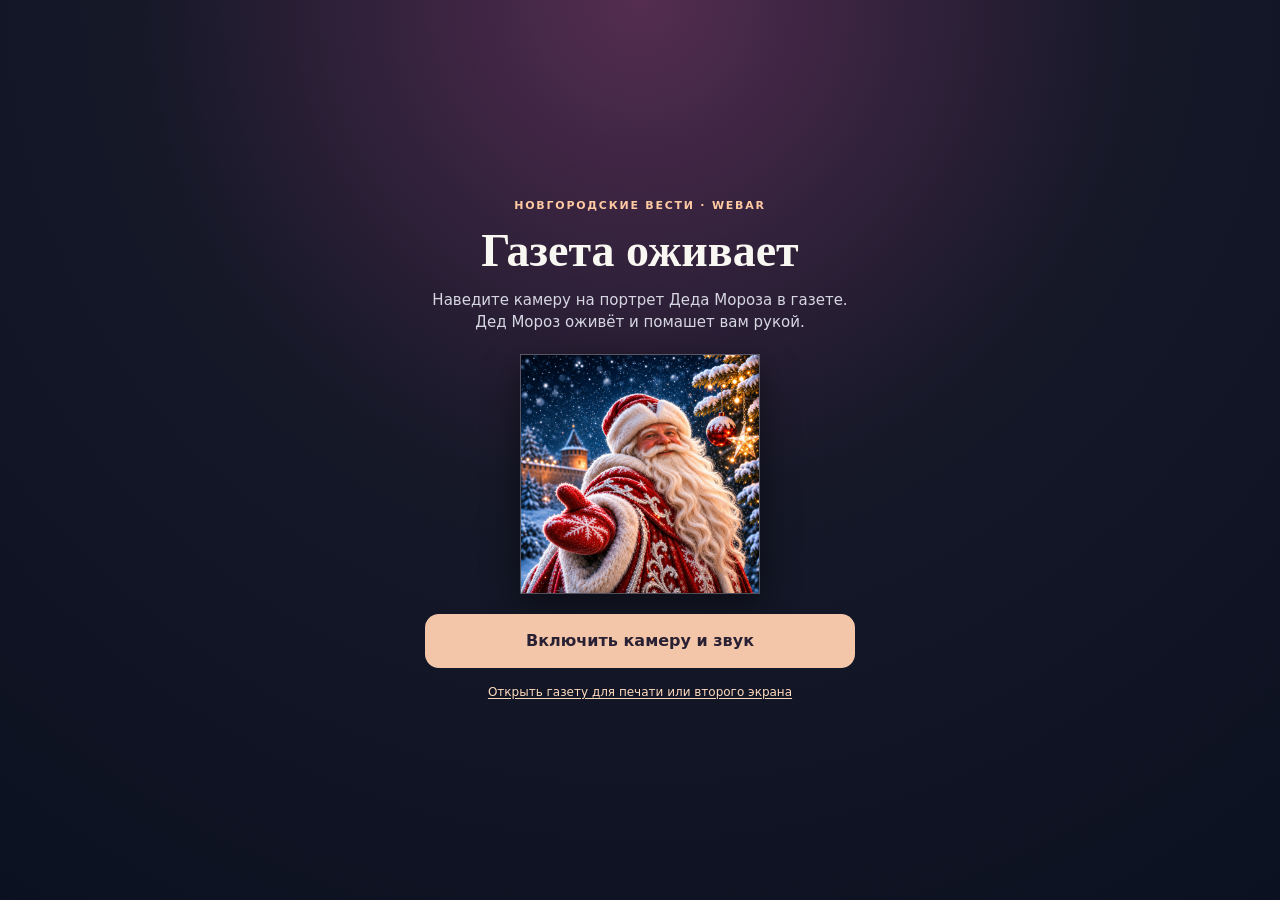
<file: index.html>
<!doctype html>
<html lang="ru">
<head>
  <meta charset="utf-8">
  <meta name="viewport" content="width=device-width, initial-scale=1">
  <meta http-equiv="refresh" content="0; url=./portrait.html">
  <title>Газета оживает — Новгородские Вести</title>
</head>
<body><a href="./portrait.html" target="_top">Открыть «Газета оживает»</a></body>
</html>
</file>
<file: assets/winter-camera-14732513.css>
:root{color-scheme:dark;font-family:system-ui,-apple-system,'Segoe UI',sans-serif;}
*{box-sizing:border-box}html,body{height:100%;margin:0;background:#0b1120;color:#f9f7f1;overscroll-behavior:none}
.intro{position:fixed;z-index:30;inset:0;overflow-y:auto;display:flex;align-items:flex-start;justify-content:center;padding:32px 18px;background:radial-gradient(circle at top,#542d51 0%,#161828 45%,#0b1120 100%)}
.panel{max-width:430px;width:100%;text-align:center;margin:auto}
.eyebrow{text-transform:uppercase;letter-spacing:.16em;font-size:11px;color:#ffcaa2;font-weight:750}
h1{font-family:Georgia,serif;line-height:1.1;font-size:clamp(33px,8vw,46px);margin:14px 0 12px}
p{font-size:15px;line-height:1.5;color:#d7d7e3;margin:0 0 20px}
.cover-preview{display:block;width:min(240px,64vw);max-height:43vh;object-fit:contain;margin:15px auto 20px;border:1px solid #ffffff40;box-shadow:0 12px 35px #0007}
button{font:inherit;font-weight:750;border-radius:14px;border:0;cursor:pointer}
.primary{display:block;width:100%;min-height:54px;padding:12px 20px;background:#f4c6a9;color:#292033}
.primary:disabled{opacity:.6;cursor:wait}.secondary{background:#ffffffdf;color:#141521;padding:11px 14px;font-size:14px}
.note{font-size:12px;color:#b2b1c4;margin:15px 0 0}.error{font-size:13px;color:#ffc0bd;margin-top:12px;min-height:1em}
.hud{position:fixed;inset:0;z-index:20;pointer-events:none;display:grid;grid-template-columns:minmax(0,1fr) auto;gap:8px;align-content:start;align-items:start;padding:max(12px,env(safe-area-inset-top)) 12px}
[hidden]{display:none!important}
.status{justify-self:start;border:1px solid #ffffff44;background:#111827c9;backdrop-filter:blur(9px);border-radius:999px;padding:10px 14px;font-size:13px}
.secondary{pointer-events:auto}
.hint{position:absolute;bottom:max(18px,calc(env(safe-area-inset-bottom) + 14px));left:18px;right:18px;pointer-events:none;text-align:center;text-shadow:0 1px 5px #000;background:#111827bb;border-radius:12px;padding:10px 12px;font-size:13px}
#cameraStage{position:fixed;inset:0;overflow:hidden;background:#0b1120}
#camera{display:block;width:100%;height:100%;object-fit:cover}
#portraitPlane{position:absolute;left:0;top:0;transform-origin:0 0;overflow:hidden;pointer-events:none;opacity:0}
#portraitPlane.playing{opacity:1}
#portraitPlane video{display:block;width:512px;height:512px;object-fit:fill}
.hint p{margin:0;font-size:14px;color:#fff}
.hint button{margin-top:10px}
.status span:first-child{font-weight:750;border-right:1px solid #ffffff60;padding-right:.55rem;margin-right:.55rem}

.note a{color:#ffdbbe;text-underline-offset:.2em}
.qr-link{display:inline-block;margin-top:15px;line-height:0}
.qr-link img{max-width:100%;height:auto}
.controls{display:flex;flex-wrap:wrap;justify-content:flex-end;gap:6px;max-width:65vw}
@media(max-width:440px){.controls .secondary{padding:9px 10px;font-size:13px}}
</file>
